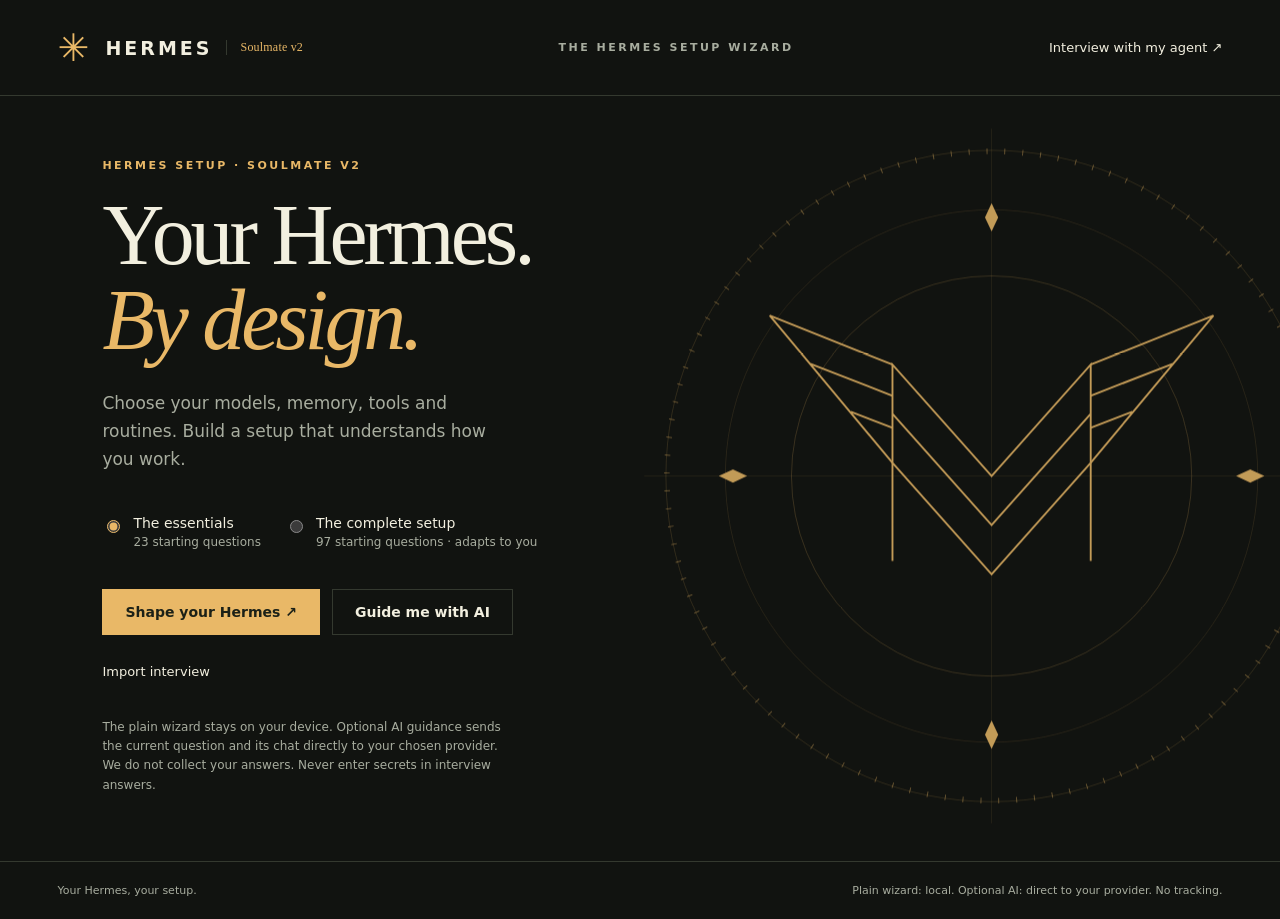
<file: docs/index.html>
<!doctype html>
<html lang="en">
<head><meta charset="utf-8"><meta http-equiv="Content-Security-Policy" content="default-src 'none'; script-src 'self'; style-src 'self' 'unsafe-inline'; connect-src 'self' https: http://localhost:* http://127.0.0.1:*; img-src 'self' data:; form-action 'none'; base-uri 'none'"><meta name="viewport" content="width=device-width, initial-scale=1"><meta name="color-scheme" content="dark"><meta name="description" content="Plan your Hermes models, memory, tools and routines."><title>Hermes Setup — Soulmate v2</title><link rel="stylesheet" href="styles.css"></head>
<body>
<header><a class="brand" href="./" aria-label="Hermes home"><span class="brand-mark" aria-hidden="true">✳</span> HERMES <span class="version">Soulmate v2</span></a><span class="header-note">THE HERMES SETUP WIZARD</span><button id="agent-open" class="quiet">Interview with my agent <span aria-hidden="true">↗</span></button></header>
<div id="notice" role="status" aria-live="polite"></div>
<main id="app"><p class="loading">Preparing your interview…</p></main>
<footer><span>Your Hermes, your setup.</span><span>Plain wizard: local. Optional AI: direct to your provider. No tracking.</span></footer>
<dialog id="agent-dialog" aria-labelledby="agent-title"><button class="dialog-close quiet" data-close aria-label="Close agent instructions">×</button><p class="eyebrow">YOUR CHAT. YOUR PACE.</p><h2 id="agent-title">Bring your own agent.</h2><p>Claude, Codex, or another agent can ask these questions in your own chat. Download the agent kit and attach it to your chat, then import the updated interview JSON here.</p><ol><li>Download the kit with the complete <a href="START-HERE.md" target="_blank" rel="noopener">interview guide</a>, questions and your answers.</li><li>Attach the kit to your agent's chat. No access to this computer is needed.</li><li>Ask your agent to interview you one question at a time and return only the updated session as interview.json. The kit itself cannot be imported here.</li></ol><div class="button-row"><button id="agent-kit" class="primary">Download agent kit ↓</button><button id="agent-download" class="secondary">Download interview JSON ↓</button><button id="agent-copy" class="secondary">Copy invitation</button></div><p class="fine">This kit is for your own chat. The separate AI guidance option connects directly to a provider you choose. Exports contain your answers; share them only where you intend.</p></dialog>
<dialog id="ai-dialog" aria-labelledby="ai-title"></dialog>
<input id="import-file" type="file" accept=".json,application/json" hidden>
<script type="module" src="app.mjs"></script>
</body></html>
</file>
<file: docs/styles.css>
@charset "UTF-8";
:root{--bg:#111310;--panel:#191c17;--ink:#f2efdf;--muted:#a8ad9f;--line:#34392f;--accent:#e9b867;--serif:Georgia,'Times New Roman',serif;--sans:'Segoe UI',system-ui,sans-serif;color-scheme:dark;font-family:var(--sans);color:var(--ink);background:var(--bg)}*{box-sizing:border-box}body{margin:0}button,input,textarea{font:inherit}button,a,input,textarea{outline-offset:5px}button:focus-visible,a:focus-visible,input:focus-visible,textarea:focus-visible{outline:2px solid var(--accent)}button{cursor:pointer;min-height:44px}button:disabled{opacity:.4;cursor:default}a{color:inherit}header{height:96px;display:flex;align-items:center;justify-content:space-between;padding:0 4.5vw;border-bottom:1px solid var(--line);gap:20px}.brand{text-decoration:none;font-size:19px;letter-spacing:3px;font-weight:650;display:flex;align-items:center;gap:13px}.brand-mark{font-size:38px;color:var(--accent);font-weight:400;line-height:1}.version{font-family:var(--serif);font-weight:400;font-size:17px;color:var(--accent);border-left:1px solid var(--line);padding-left:14px}.header-note,.eyebrow{font-size:11px;letter-spacing:2.5px;font-weight:650;color:var(--muted)}.quiet{background:transparent;color:var(--ink);border:0;padding:10px 0}.quiet:hover{color:var(--accent)}header .quiet{font-size:13px}footer{padding:22px 4.5vw;display:flex;justify-content:space-between;gap:24px;border-top:1px solid var(--line);font-size:11px;color:var(--muted)}#notice:not(:empty){padding:12px 4.5vw;background:#332a1b;color:var(--accent);font-size:14px}main{min-height:calc(100svh - 155px)}.landing{position:relative;isolation:isolate;overflow:hidden;min-height:calc(100svh - 155px);padding:7vh 8vw 6vh;display:flex;align-items:center}.hero-copy{position:relative;z-index:1;width:590px;max-width:60%}.eyebrow{color:var(--accent);margin:0 0 22px}.hero-copy h1{font-family:var(--serif);font-size:clamp(62px,6.7vw,106px);line-height:.99;letter-spacing:-4px;font-weight:400;margin:0 0 25px}.hero-copy h1 em{font-weight:400;color:var(--accent)}.intro{font-size:17px;line-height:1.65;max-width:410px;color:var(--muted);margin-bottom:30px}.orbit{position:absolute;width:min(59vw,830px);right:-7vw;top:50%;transform:translateY(-50%);color:var(--accent);opacity:.83;pointer-events:none}.orbit svg{width:100%;height:auto}.mode-picker{display:flex;gap:24px;margin-bottom:28px}.mode-picker label{display:flex;gap:10px;align-items:flex-start;cursor:pointer;padding:12px 0;min-height:44px}.mode-picker input{accent-color:var(--accent);margin-top:5px}.mode-picker strong{display:block;font-size:14px;font-weight:500}.mode-picker small{display:block;color:var(--muted);font-size:12px;margin-top:4px}.primary,.secondary{padding:14px 22px;border:1px solid var(--accent);font-weight:600;font-size:14px;transition:transform .18s,background .18s}.primary{background:var(--accent);color:#1c2117}.primary:hover{background:#f4ca87;transform:translateY(-2px)}.secondary{background:transparent;color:var(--ink);border-color:var(--line)}.secondary:hover{border-color:var(--accent)}.button-row{display:flex;gap:12px;flex-wrap:wrap;align-items:center}.fine{font-size:12px;line-height:1.6;color:var(--muted)}.landing .fine{margin-top:24px;max-width:400px}.text-actions{display:flex;gap:24px;margin-top:15px;font-size:13px}.workspace{display:grid;grid-template-columns:255px minmax(0,1fr);min-height:calc(100svh - 155px)}.rail{padding:34px 28px 35px 4.5vw;border-right:1px solid var(--line)}.rail .eyebrow{font-size:10px;letter-spacing:1.6px;margin-bottom:13px}.progress-label{font-family:var(--serif);font-size:27px;margin:0 0 14px}.progress-label small{font-family:var(--sans);font-size:12px;color:var(--muted)}.progress-track{height:2px;background:var(--line);margin-bottom:24px}.progress-track span{height:100%;display:block;background:var(--accent);transition:width .45s ease}.chapter-nav{display:flex;flex-direction:column;gap:1px}.chapter{background:none;border:0;color:var(--muted);text-align:left;padding:10px 0;display:flex;gap:10px;align-items:center;font-size:12px;line-height:1.25}.chapter .chapter-number{font-size:10px;opacity:.6;min-width:17px}.chapter.active{color:var(--accent)}.chapter:hover{color:var(--ink)}.rail-bottom{border-top:1px solid var(--line);margin-top:20px;padding-top:15px;display:flex;flex-direction:column;align-items:start;font-size:12px}.question-area{padding:45px 6vw 28px;max-width:1100px;width:100%;margin:auto;align-self:center}.question-meta{display:flex;justify-content:space-between;gap:20px;color:var(--muted);font-size:11px;margin-bottom:30px}.question-meta .eyebrow{margin:0;font-size:10px}.question-area h1,.review h1{font-family:var(--serif);font-weight:400;letter-spacing:-1.2px;font-size:clamp(34px,3.2vw,50px);line-height:1.14;margin:0 0 19px;max-width:800px}.help{color:var(--muted);font-size:15px;line-height:1.7;max-width:680px;margin:0 0 30px}.answer-input{width:100%;padding:17px 0;background:transparent;border:0;border-bottom:1px solid #68705c;color:var(--ink);font-size:22px;border-radius:0}.answer-input::placeholder{color:#717868}.answer-input:focus{outline:0;border-color:var(--accent)}textarea.answer-input{min-height:160px;resize:vertical;font-size:18px;line-height:1.6}.choices{display:grid;grid-template-columns:repeat(2,minmax(0,1fr));gap:10px}.choice{display:flex;align-items:center;gap:13px;border:1px solid var(--line);padding:15px 16px;min-height:60px;cursor:pointer;font-size:14px;transition:background .18s,border-color .18s}.choice:has(input:checked){background:#2b2d22;border-color:var(--accent)}.choice:hover{border-color:#747963}.choice input{accent-color:var(--accent);width:16px;height:16px;flex-shrink:0}.question-actions{display:flex;justify-content:space-between;gap:20px;align-items:center;margin-top:40px;padding-top:24px;border-top:1px solid var(--line)}.question-actions .button-row{gap:24px}.error{color:#ffd099;min-height:23px;font-size:13px;margin-top:12px}.saved-note{font-size:11px;color:var(--muted);margin-top:20px}.review{padding:48px 7vw;max-width:1200px;margin:auto}.review-top{display:flex;justify-content:space-between;gap:28px;align-items:start}.review-group{border-top:1px solid var(--line);padding:25px 0 10px}.review-group h2{font-size:12px;letter-spacing:1.5px;color:var(--accent);text-transform:uppercase;margin:0 0 16px}.review-item{display:grid;grid-template-columns:minmax(0,1fr) minmax(0,1.5fr) 50px;gap:25px;align-items:start;border-bottom:1px solid #252a21;padding:15px 0;font-size:13px;line-height:1.5}.review-item p{margin:0;white-space:pre-wrap;overflow-wrap:anywhere}.review-item .answer{color:var(--muted)}.review-item button{padding:0;min-height:44px;margin-top:-10px;font-size:12px;color:var(--accent)}details{margin:28px 0}summary{cursor:pointer;min-height:44px;padding:10px 0;color:var(--accent)}pre{white-space:pre-wrap;overflow-wrap:anywhere;font:13px/1.7 var(--sans);background:var(--panel);padding:24px;max-height:450px;overflow:auto}.review-actions{margin:28px 0}.loading{padding:70px;color:var(--muted)}dialog{background:var(--panel);color:var(--ink);border:1px solid var(--line);max-width:660px;width:calc(100% - 32px);padding:45px;max-height:90svh;overflow:auto}dialog::backdrop{background:#000b;backdrop-filter:blur(5px)}dialog h2{font:38px/1.12 var(--serif);margin:0 0 22px}dialog p,dialog li{font-size:15px;line-height:1.7;color:var(--muted)}dialog li{padding:7px 0}dialog ol{padding-left:20px;margin-bottom:25px}.dialog-close{position:absolute;right:20px;top:10px;font-size:27px;width:44px}.enter{animation:arrive .45s ease both}.hero-copy{animation:arrive .75s ease both}.orbit{animation:emblem 1.3s ease both}@keyframes arrive{from{opacity:0;translate:0 12px}to{opacity:1;translate:0 0}}@keyframes emblem{from{opacity:0;rotate:-9deg}to{opacity:.83;rotate:0deg}}@media(min-width:1600px){.question-area{padding-top:65px;padding-bottom:65px}}@media(max-width:1000px){.header-note{display:none}.workspace{grid-template-columns:205px minmax(0,1fr)}.rail{padding-left:24px;padding-right:20px}.question-area{padding:35px}.hero-copy{max-width:70%}.orbit{right:-22vw;width:78vw;opacity:.5}.choices{grid-template-columns:1fr}}@media(max-width:650px){header{height:75px;padding:0 22px;gap:12px}.brand{font-size:15px;letter-spacing:2px;gap:8px}.brand-mark{font-size:29px}.version{padding-left:8px}header .quiet{font-size:11px;max-width:120px;text-align:right}.landing{min-height:calc(100svh - 148px);padding:44px 25px 34px;align-items:start}.hero-copy{max-width:100%;width:100%}.hero-copy h1{font-size:65px;letter-spacing:-3px;max-width:350px}.hero-copy .intro{font-size:15px;max-width:290px}.orbit{width:110vw;right:-67vw;top:42%;opacity:.2;z-index:-1}.mode-picker{gap:22px;margin-bottom:20px}.mode-picker strong{font-size:13px}.mode-picker small{font-size:11px}.eyebrow{font-size:10px}.workspace{display:block}.rail{border-right:0;border-bottom:1px solid var(--line);padding:20px 24px 0}.rail>.eyebrow,.rail-bottom{display:none}.progress-label{font-size:21px;margin-bottom:12px}.progress-track{margin-bottom:7px}.chapter-nav{flex-direction:row;overflow:auto;gap:22px;padding-bottom:5px}.chapter{flex-shrink:0;max-width:150px;font-size:11px}.chapter-number{display:none}.question-area{padding:28px 24px}.question-meta{margin-bottom:24px}.question-area h1{font-size:35px}.help{font-size:14px;margin-bottom:20px}.question-actions{gap:10px;margin-top:23px}.question-actions .button-row{gap:10px}.question-actions .primary{padding:13px 18px}.review{padding:30px 24px}.review-top{display:block}.review-top>.secondary{margin-bottom:20px}.review-item{grid-template-columns:minmax(0,1fr) 45px;gap:8px}.review-item .answer{grid-row:2;grid-column:1}.review-item button{grid-column:2;grid-row:1 / 3}.review h1{font-size:39px}footer{padding:18px 24px;display:block;line-height:1.6}footer span{display:block}dialog{padding:36px 25px}.button-row{gap:10px}}@media(prefers-reduced-motion:reduce){*,*::before,*::after{animation:none!important;transition:none!important;scroll-behavior:auto!important}}


.progress-label small{font-size:10px;font-weight:400}.version{font-size:12px;letter-spacing:.2px}
@media(max-width:650px){.version{font-size:10px}.brand{letter-spacing:1.5px}}
.ai-entry{margin:0 0 24px}#ai-dialog{max-width:760px}.ai-label{display:block;font-size:13px;margin:18px 0 8px;color:var(--ink)}#ai-dialog input:not([type=checkbox]),#ai-dialog select,#ai-dialog textarea{width:100%;max-width:100%;border:1px solid var(--line);background:var(--bg);color:var(--ink);padding:12px;font:14px/1.5 var(--sans);border-radius:0;min-height:44px}#ai-dialog select{appearance:auto}#ai-dialog textarea{resize:vertical}.ai-destination{overflow-wrap:anywhere;font-size:12px!important}.ai-consent{align-items:flex-start;font-size:13px;line-height:1.6}.ai-consent input{margin-top:4px}.ai-current{font-family:var(--serif);font-size:24px!important;color:var(--ink)!important;margin-bottom:16px}.ai-messages{max-height:260px;overflow:auto;border-top:1px solid var(--line);margin-top:16px}.ai-message{padding:15px 0;border-bottom:1px solid var(--line)}.ai-message strong{font-size:11px;letter-spacing:1px;color:var(--accent)}.ai-message p,.ai-proposal p{white-space:pre-wrap;overflow-wrap:anywhere;margin:8px 0}.ai-proposal{border-left:2px solid var(--accent);padding:4px 0 4px 18px;margin:20px 0}.ai-proposal h3{font-size:13px;color:var(--accent);font-weight:500}.ai-proposal p{color:var(--ink)}@media(max-width:650px){#ai-dialog{padding:30px 20px}.ai-consent{padding:12px}.ai-current{font-size:21px!important}}
</file>
